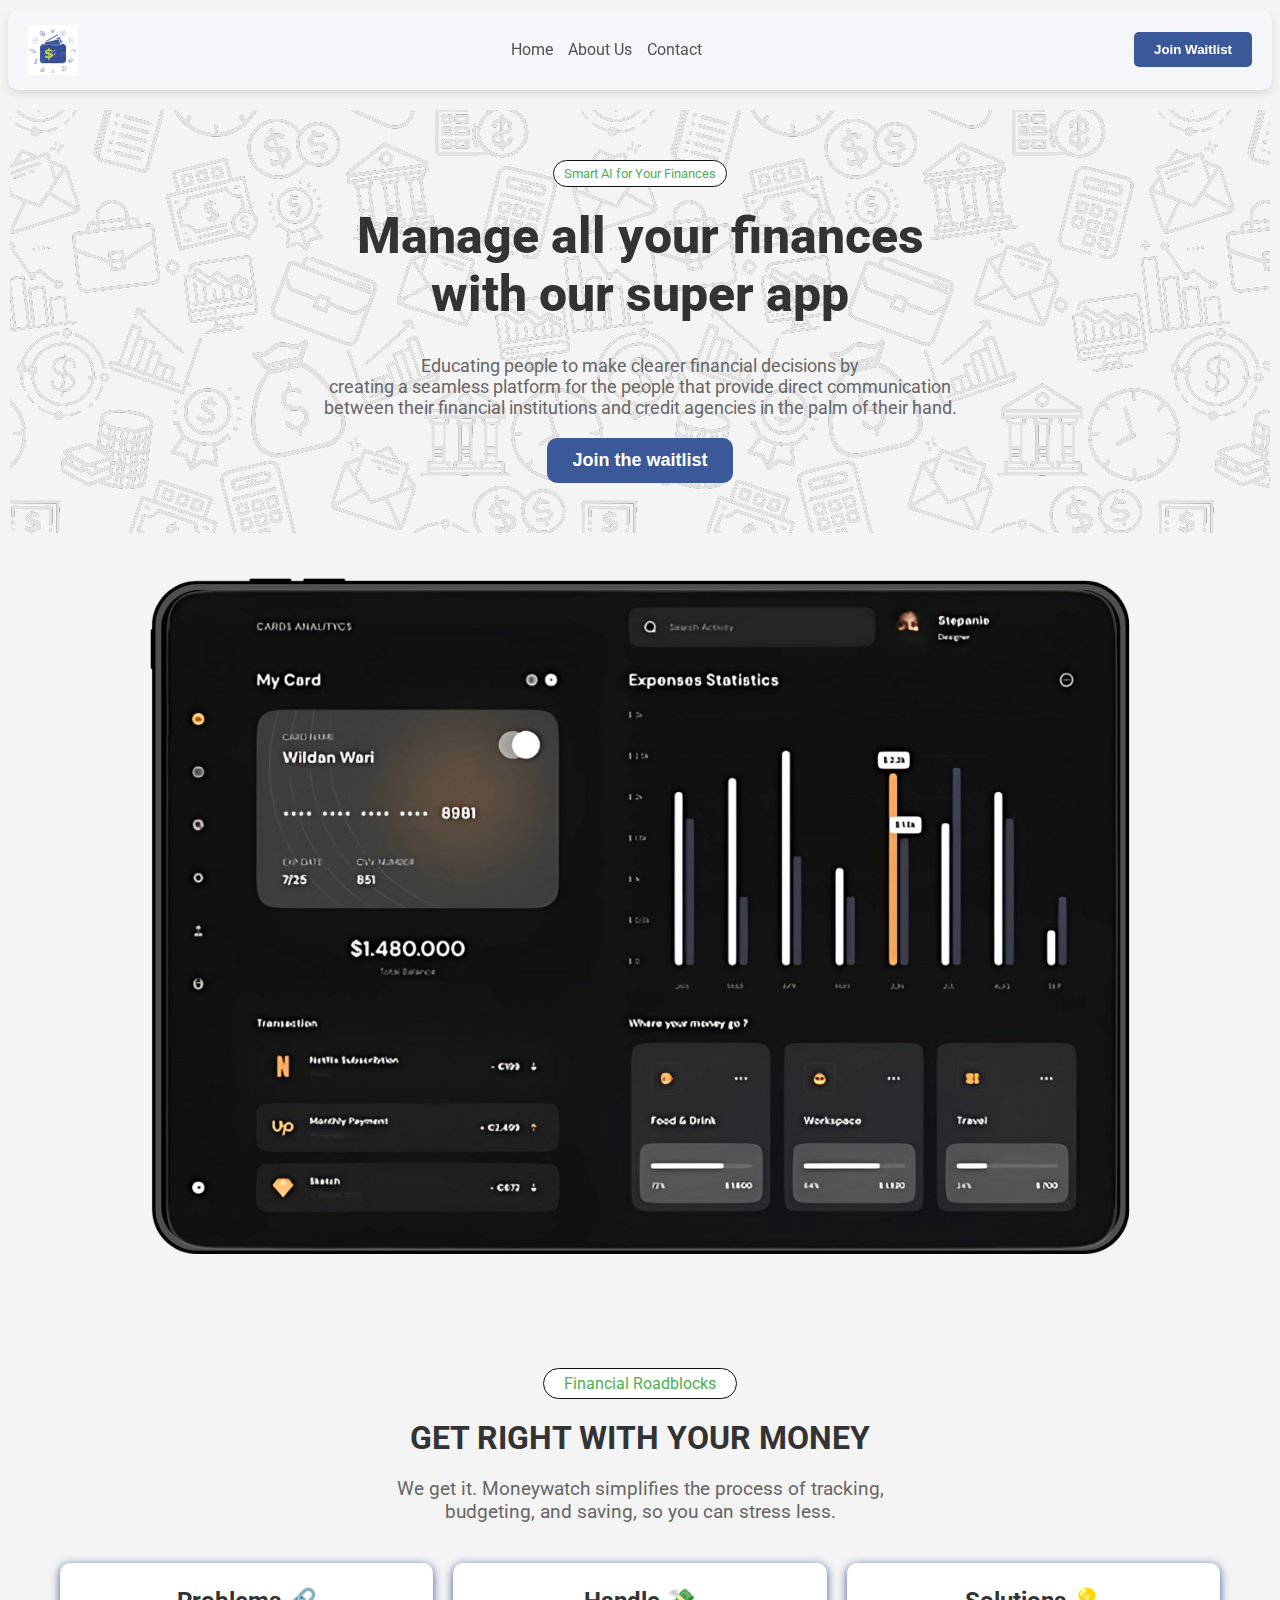
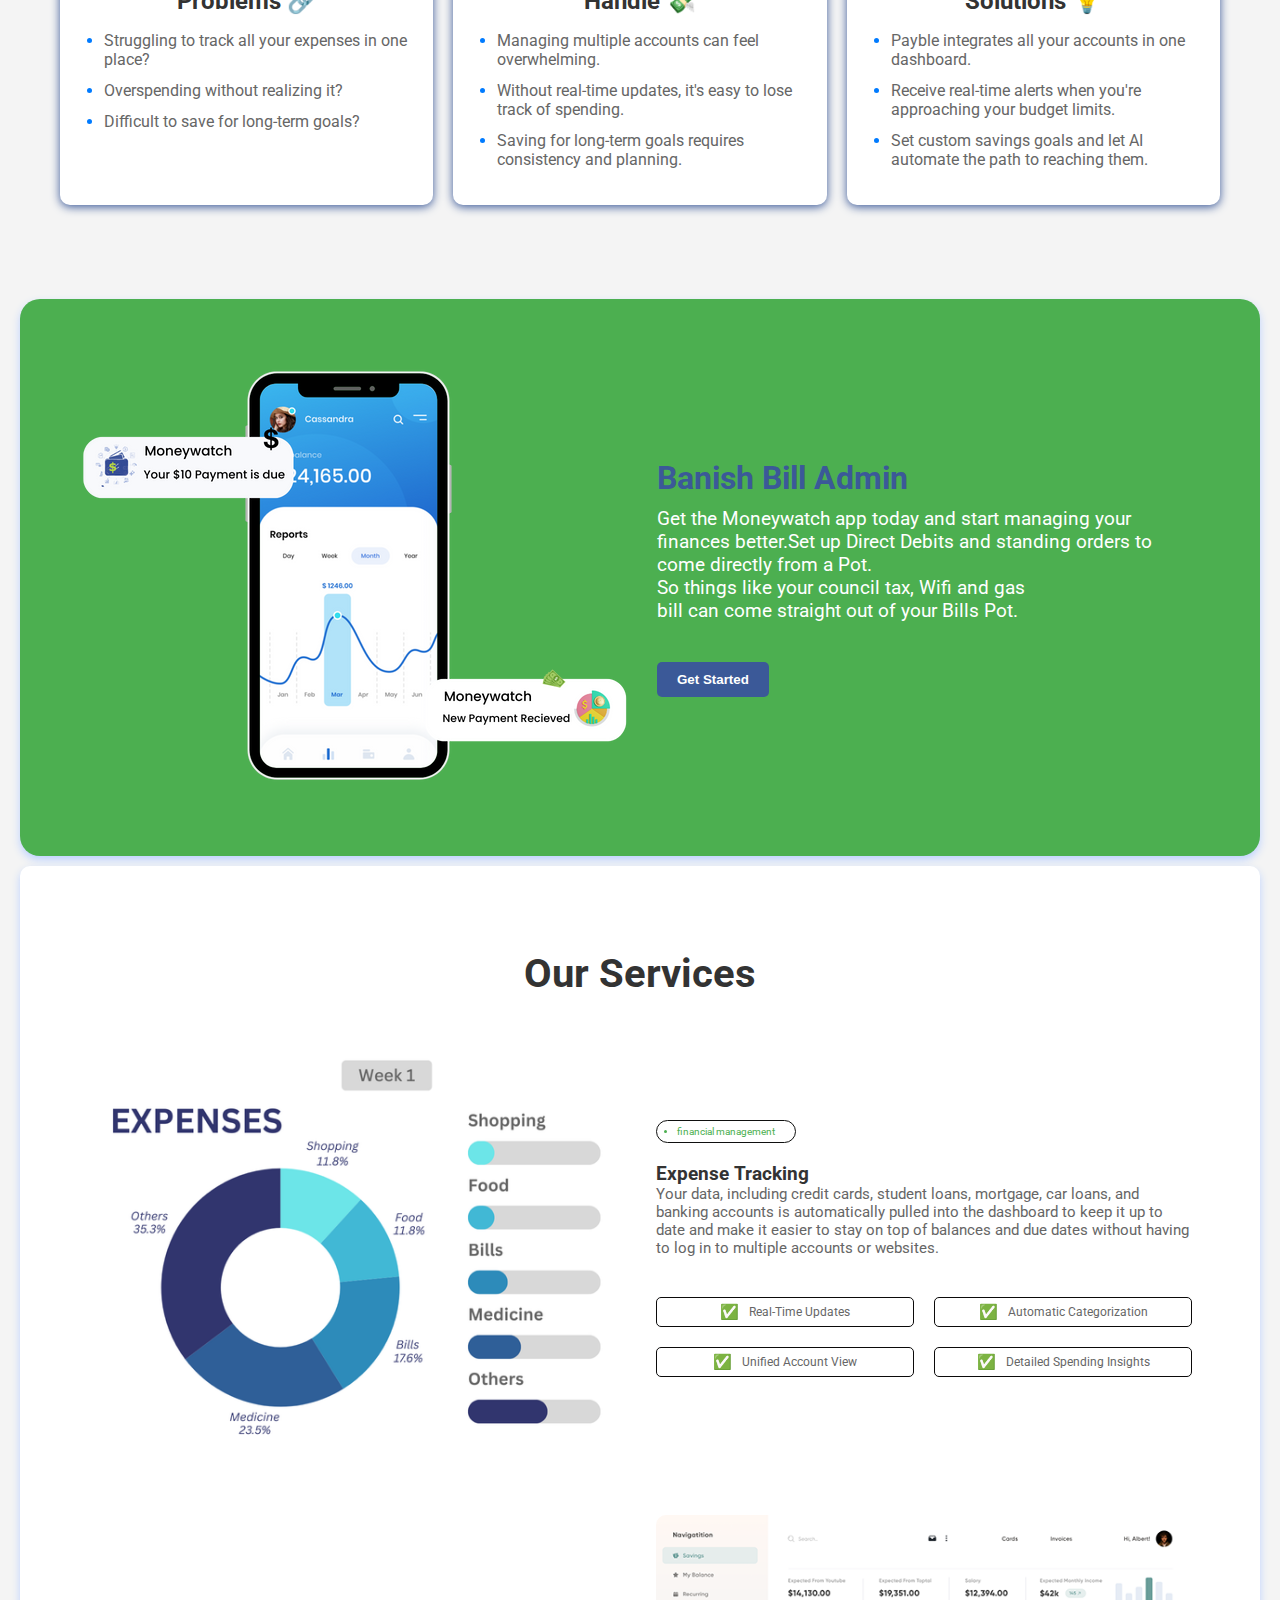
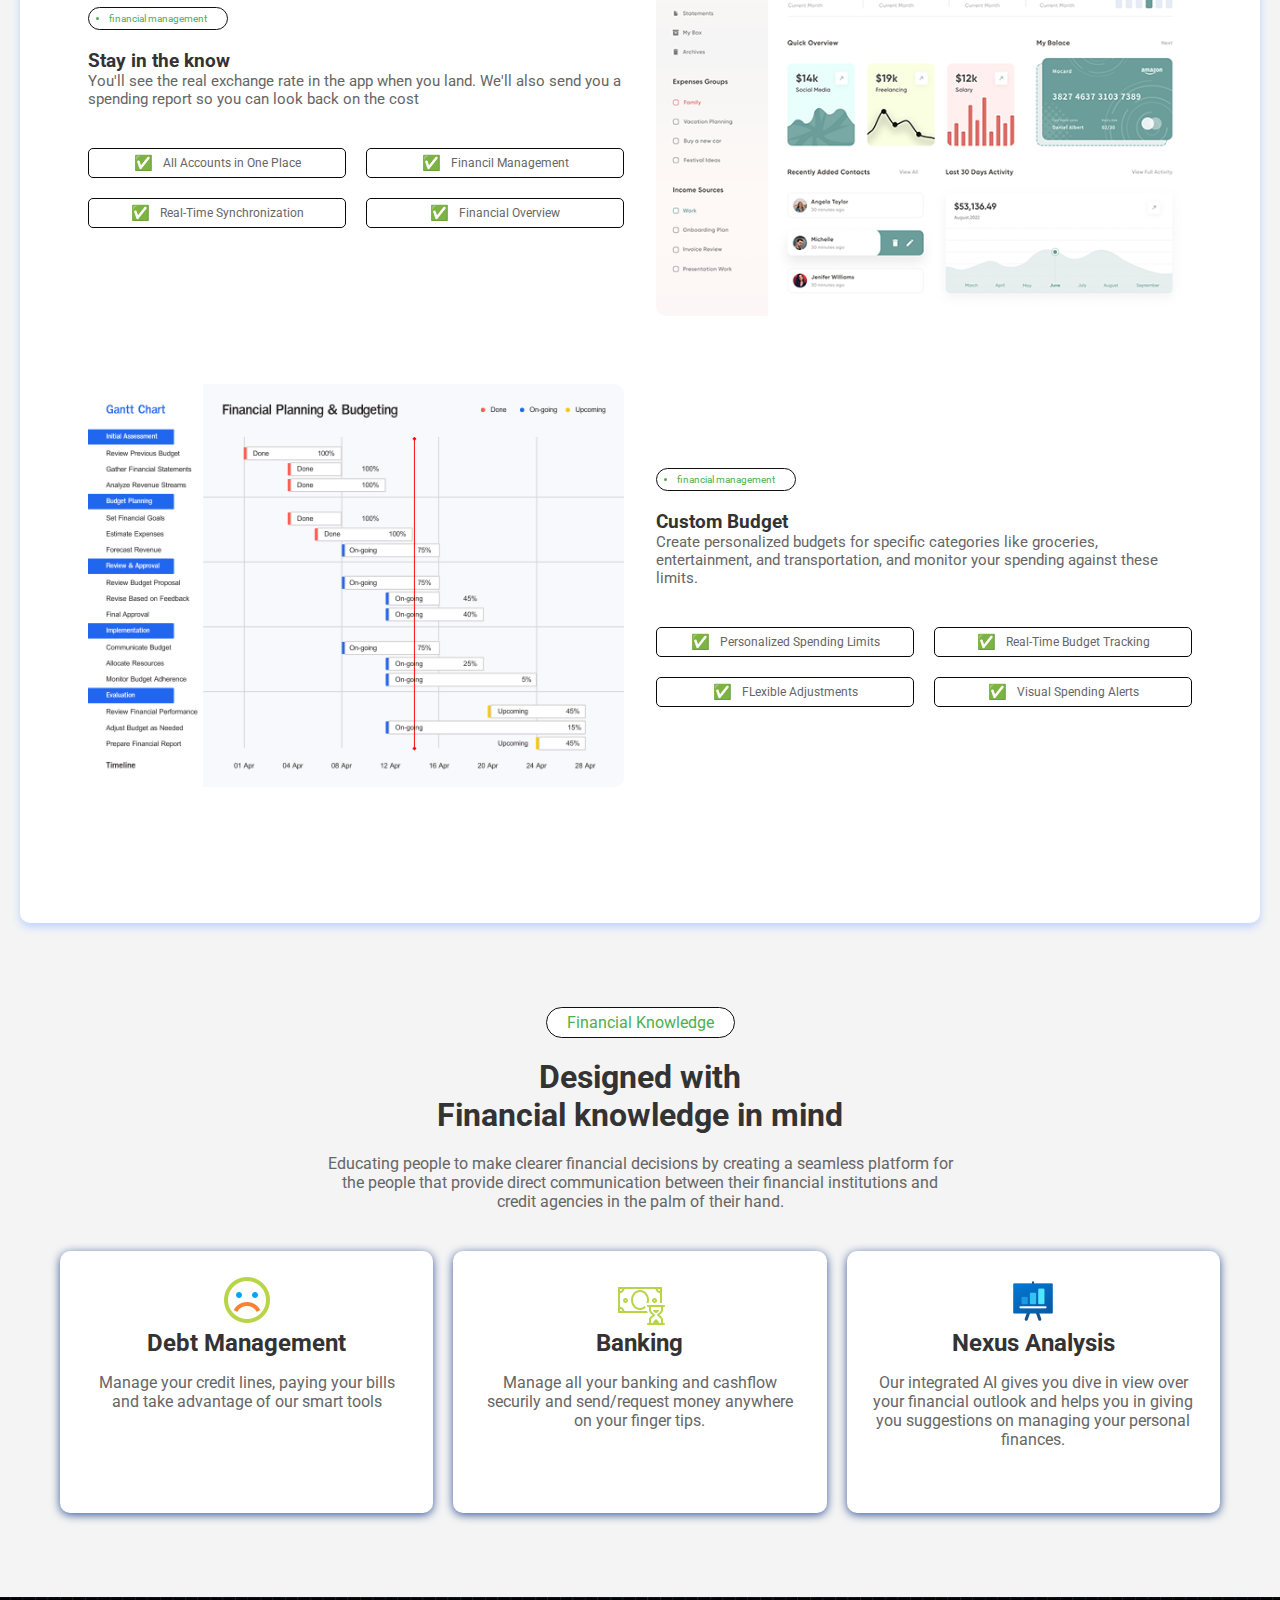
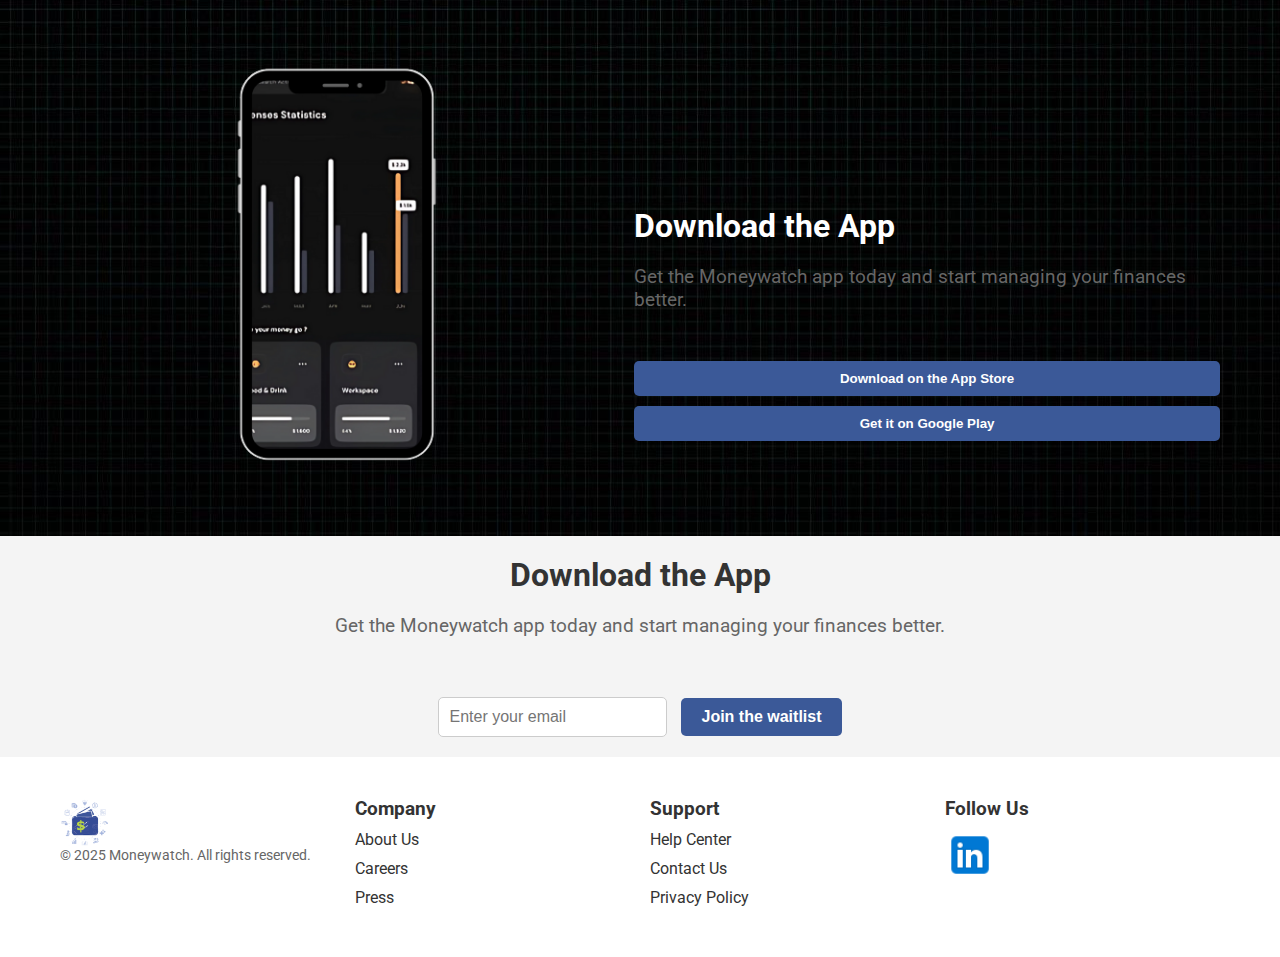
<file: index.html>
<!DOCTYPE html>
<html lang="en">
<head>
    <meta charset="UTF-8">
    <meta name="viewport" content="width=device-width, initial-scale=1.0">
    <title>Moneywatch</title>
    <link rel="stylesheet" href="styles.css">
    <link rel="icon" href="/images/mw-logo-small.png" type="image/x-icon">
    <link href="https://fonts.googleapis.com/css2?family=Roboto:wght@400;500;700&display=swap" rel="stylesheet">
</head>
<body>
    <header>
        <img src="/images/mw-logo-small.png" alt="Logo" width="50">
        <nav class="navbar">
            <a href="#">Home</a>
            <a href="about-us.html">About Us</a>
            <a href="contact.html">Contact</a>
        </nav>
        <button class="btn" onclick="location.href='contact.html'">Join Waitlist</button>
        <div class="hamburger">
            <span></span>
            <span></span>
            <span></span>
        </div>
    </header>
    
    <section class="hero">
        <div class="badge">Smart AI for Your Finances</div>
        <h1><span class="typing-effect">Manage all your finances <br>with our super app</span></h1>
        <p>Educating people to make clearer financial decisions by<br> creating a seamless platform for the people that provide direct communication<br> between their financial institutions and credit agencies in the palm of their hand.</p>
        <button class="btn btn-cta" onclick="location.href='contact.html'">Join the waitlist</button>
    </section>

    <section class="hero-image">
        <div>
            <img src="/images/finance-dashboard-removebg-preview.png" alt="Hero Image" class="hero-img" width="1100px">
        </div>
    </section>
    
    <section class="financial-roadblocks">
        <div class="container">
          <span class="badge">Financial Roadblocks</span>
          <h2>GET RIGHT WITH YOUR MONEY</h2>
          <p>We get it. Moneywatch simplifies the process of tracking,<br> budgeting, and saving, so you can stress less.</p>
          <div class="grid">
            <div class="card">
                <h3>Problems 🔗</h3>
                <ul>
                    <li>Struggling to track all your expenses in one place?</li>
                    <li>Overspending without realizing it?</li>
                    <li>Difficult to save for long-term goals?</li>
                </ul>
            </div>
            
            <div class="card">
                <h3>Handle 💸</h3>
                <ul>
                    <li>Managing multiple accounts can feel overwhelming.</li>
                    <li>Without real-time updates, it's easy to lose track of spending.</li>
                    <li>Saving for long-term goals requires consistency and planning.</li>
                </ul>
            </div>
            
            <div class="card">
                <h3>Solutions 💡</h3>
                <ul>
                    <li>Payble integrates all your accounts in one dashboard.</li>
                    <li>Receive real-time alerts when you're approaching your budget limits.</li>
                    <li>Set custom savings goals and let AI automate the path to reaching them.</li>
                </ul>
            </div>
        </div>
        </div>
    </section>
    
    <section class="downloadApps">
        <div class="container">
            <div class="downloadApp-grid">
                <div class="downloadApp-image">
                    <img src="/images/Heading.png" alt="Download App">
                </div>
                <div class="downloadApps-buttons">
                    <div class="downloadApps-text">
                        <h1 style="text-align: left; color: #3b5998;">Banish Bill Admin</h1>
                        <p style="text-align: left; padding-top: 10px; color: #fff;">Get the Moneywatch app today and start managing your<br>
                             finances better.Set up Direct 
                             Debits and standing orders to <br>
                             come directly from a Pot.<br>
                             So things like your council tax, Wifi and gas<br>
                              bill can come straight out of your Bills Pot.</p>
                    </div>
                    <button class="btn btn-download" onclick="location.href='contact.html'" >Get Started</button>
                </div>
            </div>
        </div>
    </section>

    <section class="services">
        <div class="container">
            <h2>Our Services</h2>
            <div class="service">
                <div class="service-text">
                    <div class="badge" style="font-size: 10px;"><li>financial management</li></div>
                    <h3>Expense Tracking</h3>
                    <p>Your data, including credit cards, student loans, mortgage, car loans,
                        and banking accounts is automatically pulled into the dashboard to
                        keep it up to date and make it easier to stay on top of balances 
                        and due dates without having to log in to multiple accounts
                        or websites.</p>
                        <div class="feature-grid">
                            <div class="feature-item">
                                <span class="check-icon">&#9989;</span>
                                <p>Real-Time Updates</p>
                            </div>
                            <div class="feature-item">
                                <span class="check-icon">&#9989;</span>
                                <p>Automatic Categorization</p>
                            </div>
                            <div class="feature-item">
                                <span class="check-icon">&#9989;</span>
                                <p>Unified Account View</p>
                            </div>
                            <div class="feature-item">
                                <span class="check-icon">&#9989;</span>
                                <p>Detailed Spending Insights</p>
                            </div>
                        </div>
                </div>
                <div class="service-image">
                    <img src="/images/expenses.png" alt="Service One">
                </div>
            </div>
            <div class="service">
                <div class="service-text">
                    <div class="badge" style="font-size: 10px;"><li>financial management</li></div>
                    <h3>Stay in the know</h3>
                    <p>You'll see the real exchange rate in the app when you land.
                         We'll also send you a spending report so you can look back on the cost</p>
                        <div class="feature-grid">
                            <div class="feature-item">
                                <span class="check-icon">&#9989;</span>
                                <p>All Accounts in One Place</p>
                            </div>
                            <div class="feature-item">
                                <span class="check-icon">&#9989;</span>
                                <p>Financil Management</p>
                            </div>
                            <div class="feature-item">
                                <span class="check-icon">&#9989;</span>
                                <p>Real-Time Synchronization</p>
                            </div>
                            <div class="feature-item">
                                <span class="check-icon">&#9989;</span>
                                <p>Financial Overview</p>
                            </div>
                        </div>
                </div>
                <div class="service-image">
                    <img src="/images/dash.png" alt="Service One">
                </div>
            </div>
            <div class="service">
                <div class="service-text">
                    <div class="badge" style="font-size: 10px;"><li>financial management</li></div>
                    <h3>Custom Budget</h3>
                    <p>Create personalized budgets for specific categories
                         like groceries, entertainment, and transportation,
                          and monitor your spending against these limits.</p>
                        <div class="feature-grid">
                            <div class="feature-item">
                                <span class="check-icon">&#9989;</span>
                                <p>Personalized Spending Limits</p>
                            </div>
                            <div class="feature-item">
                                <span class="check-icon">&#9989;</span>
                                <p>Real-Time Budget Tracking</p>
                            </div>
                            <div class="feature-item">
                                <span class="check-icon">&#9989;</span>
                                <p>FLexible Adjustments</p>
                            </div>
                            <div class="feature-item">
                                <span class="check-icon">&#9989;</span>
                                <p>Visual Spending Alerts</p>
                            </div>
                        </div>
                </div>
                <div class="service-image">
                    <img src="/images/custom-budget.png" alt="Service One">
                </div>
            </div>
        </div>
    </section>
    <section class="financial-roadblocks">
        <div class="container">
          <span class="badge">Financial Knowledge</span>
            <h2>Designed with <br>Financial knowledge in mind</h2>
          <p style="font-size: 16px;">Educating people to make clearer financial decisions by creating a seamless platform for <br>
            the people that provide direct communication between their financial institutions and<br>
             credit agencies in the palm of their hand.</p>
          <div class="grid">
            <div class="card">
                <img src="/images/icons8-sad-50.png">
                <h3> Debt Management</h3>
                <p>
                    Manage your credit lines, paying your bills and take advantage of our smart tools
                </p>
            </div>
            
            <div class="card">
                <img src="/images/icons8-banking-50.png">
                <h3>Banking</h3>
                <p>
                    Manage all your banking and cashflow 
                    securily and send/request money anywhere on your finger tips.
                </p>
            </div>
            
            <div class="card">
                <img src="/images/icons8-analytics-50.png">
                <h3>Nexus Analysis</h3>
                <p>
                    Our integrated AI gives you dive in view over your 
                    financial outlook and helps you in giving 
                    you suggestions on managing your personal finances.
                </p>
            </div>
        </div>
        </div>
    </section>
    <section class="downloadApp">
        <div class="container">
            <div class="downloadApp-grid">
                <div class="downloadApp-image">
                    <img src="/images/download-app.png" alt="Download App">
                </div>
                <div class="downloadApp-buttons">
                    <div class="downloadApp-text">
                        <h2 style="text-align: left;">Download the App</h2>
                        <p style="text-align: left;">Get the Moneywatch app today and start managing your finances better.</p>
                    </div>
                    <button class="btn btn-download" onclick="location.href='contact.html'">Download on the App Store</button>
                    <button class="btn btn-download" onclick="location.href='contact.html'">Get it on Google Play</button>
                </div>
            </div>
        </div>
    </section>

    <section class="footer-cta">
        <div class="cta-text">
            <h2 style="text-align: center;">Download the App</h2>
            <p style="text-align: center;">Get the Moneywatch app today and start managing your finances better.</p>
        </div>
        <form class="cta-form" action="/submit-email" method="POST" style="text-align: center;">
            <input type="email" name="email" placeholder="Enter your email" required>
            <button type="submit" class="btn btn-join" onclick="location.href='contact.html'">Join the waitlist</button>
        </form>
    </section>

    <footer class="footer">
        <div class="container">
            <div class="footer-grid">
                <div class="footer-column">
                    <img src="images/mw-logo-small.png" alt="Moneywatch Logo" width="50">
                    <p>© 2025 Moneywatch. All rights reserved.</p>
                </div>
                <div class="footer-column">
                    <h3>Company</h3>
                    <ul>
                        <li><a href="#">About Us</a></li>
                        <li><a href="#">Careers</a></li>
                        <li><a href="#">Press</a></li>
                    </ul>
                </div>
                <div class="footer-column">
                    <h3>Support</h3>
                    <ul>
                        <li><a href="#">Help Center</a></li>
                        <li><a href="#">Contact Us</a></li>
                        <li><a href="#">Privacy Policy</a></li>
                    </ul>
                </div>
                <div class="footer-column">
                    <h3>Follow Us</h3>
                    <ul class="social-links">
                        <li><a href="https://www.linkedin.com/in/msclegacycorp/"><img src="/images/linkedinicon.png" alt="LinkedIn" width="50"></a></li>
                    </ul>
                </div>
            </div>
        </div>
    </footer>

    <script>
        document.addEventListener('DOMContentLoaded', function() {
            const hamburger = document.querySelector('.hamburger');
            const navbar = document.querySelector('.navbar');

            hamburger.addEventListener('click', function() {
                navbar.classList.toggle('active');
            });
        });
    </script>
</body>
</html>
</file>
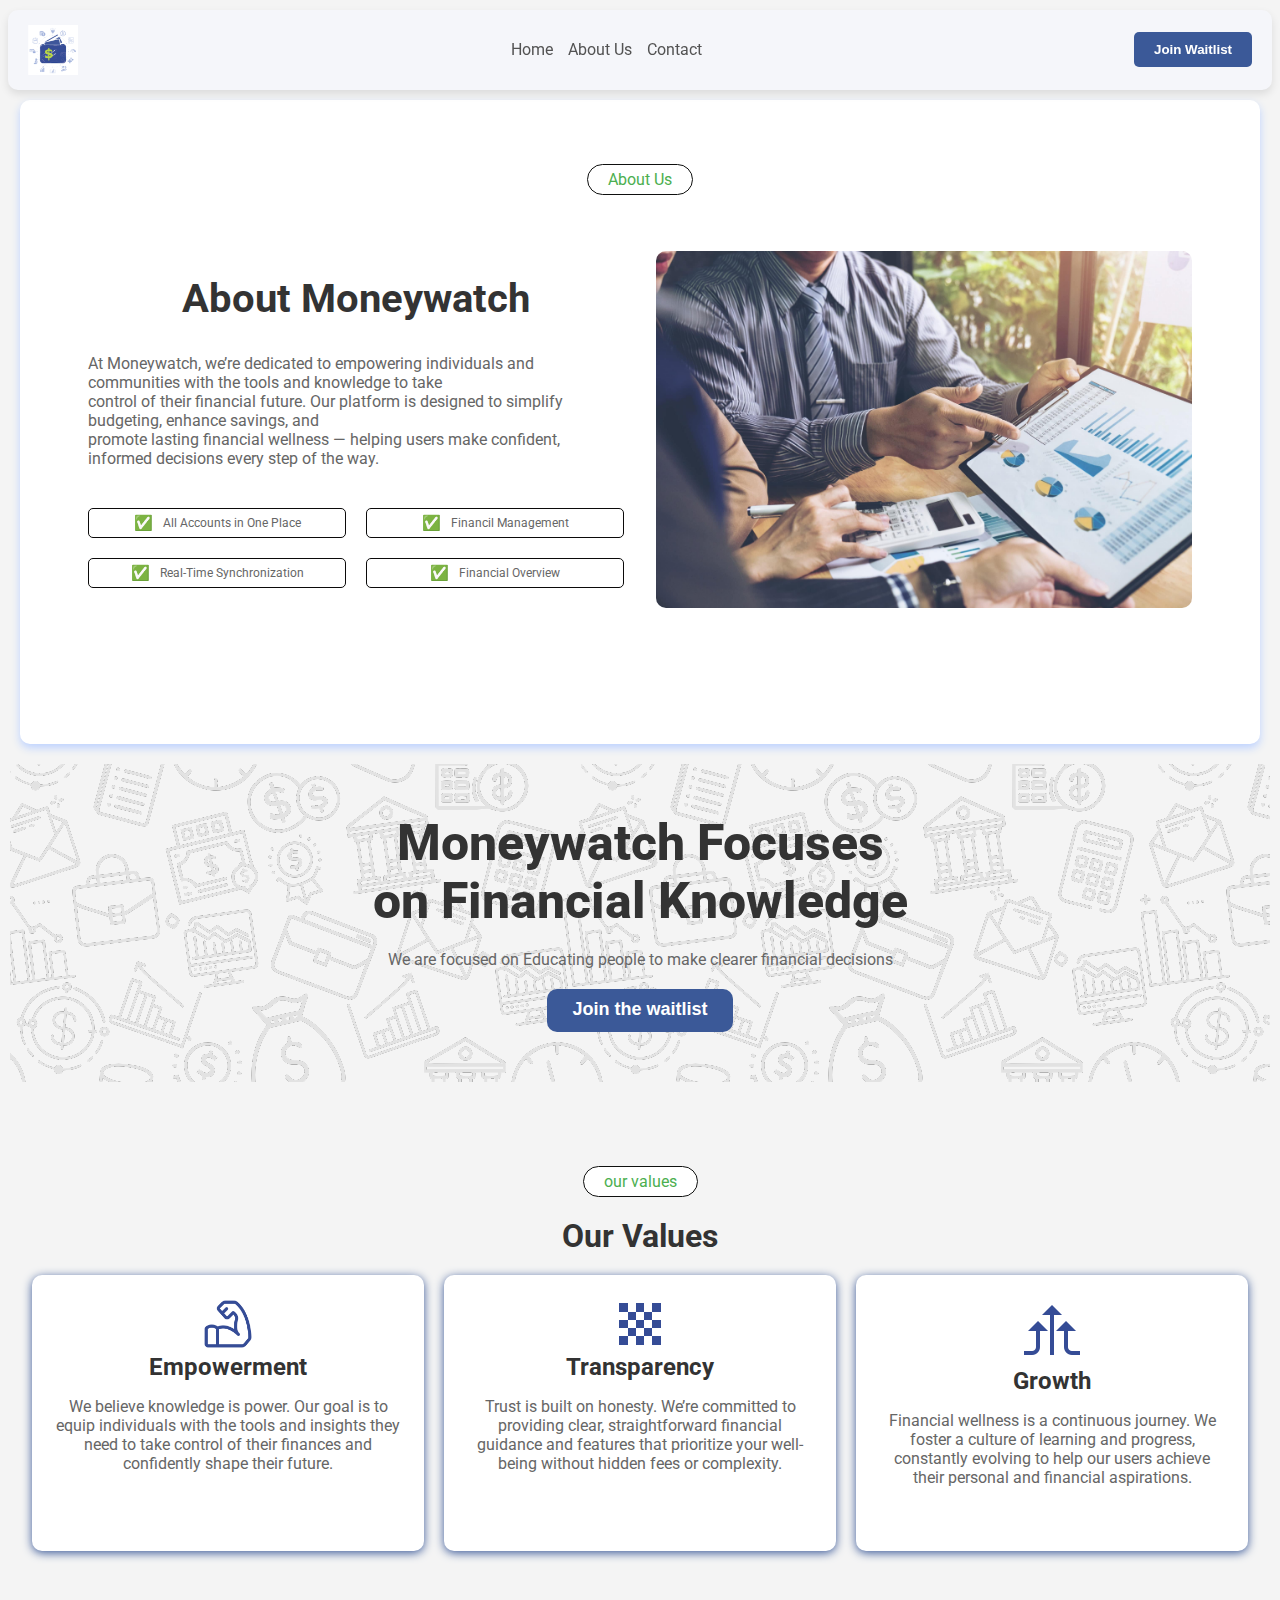
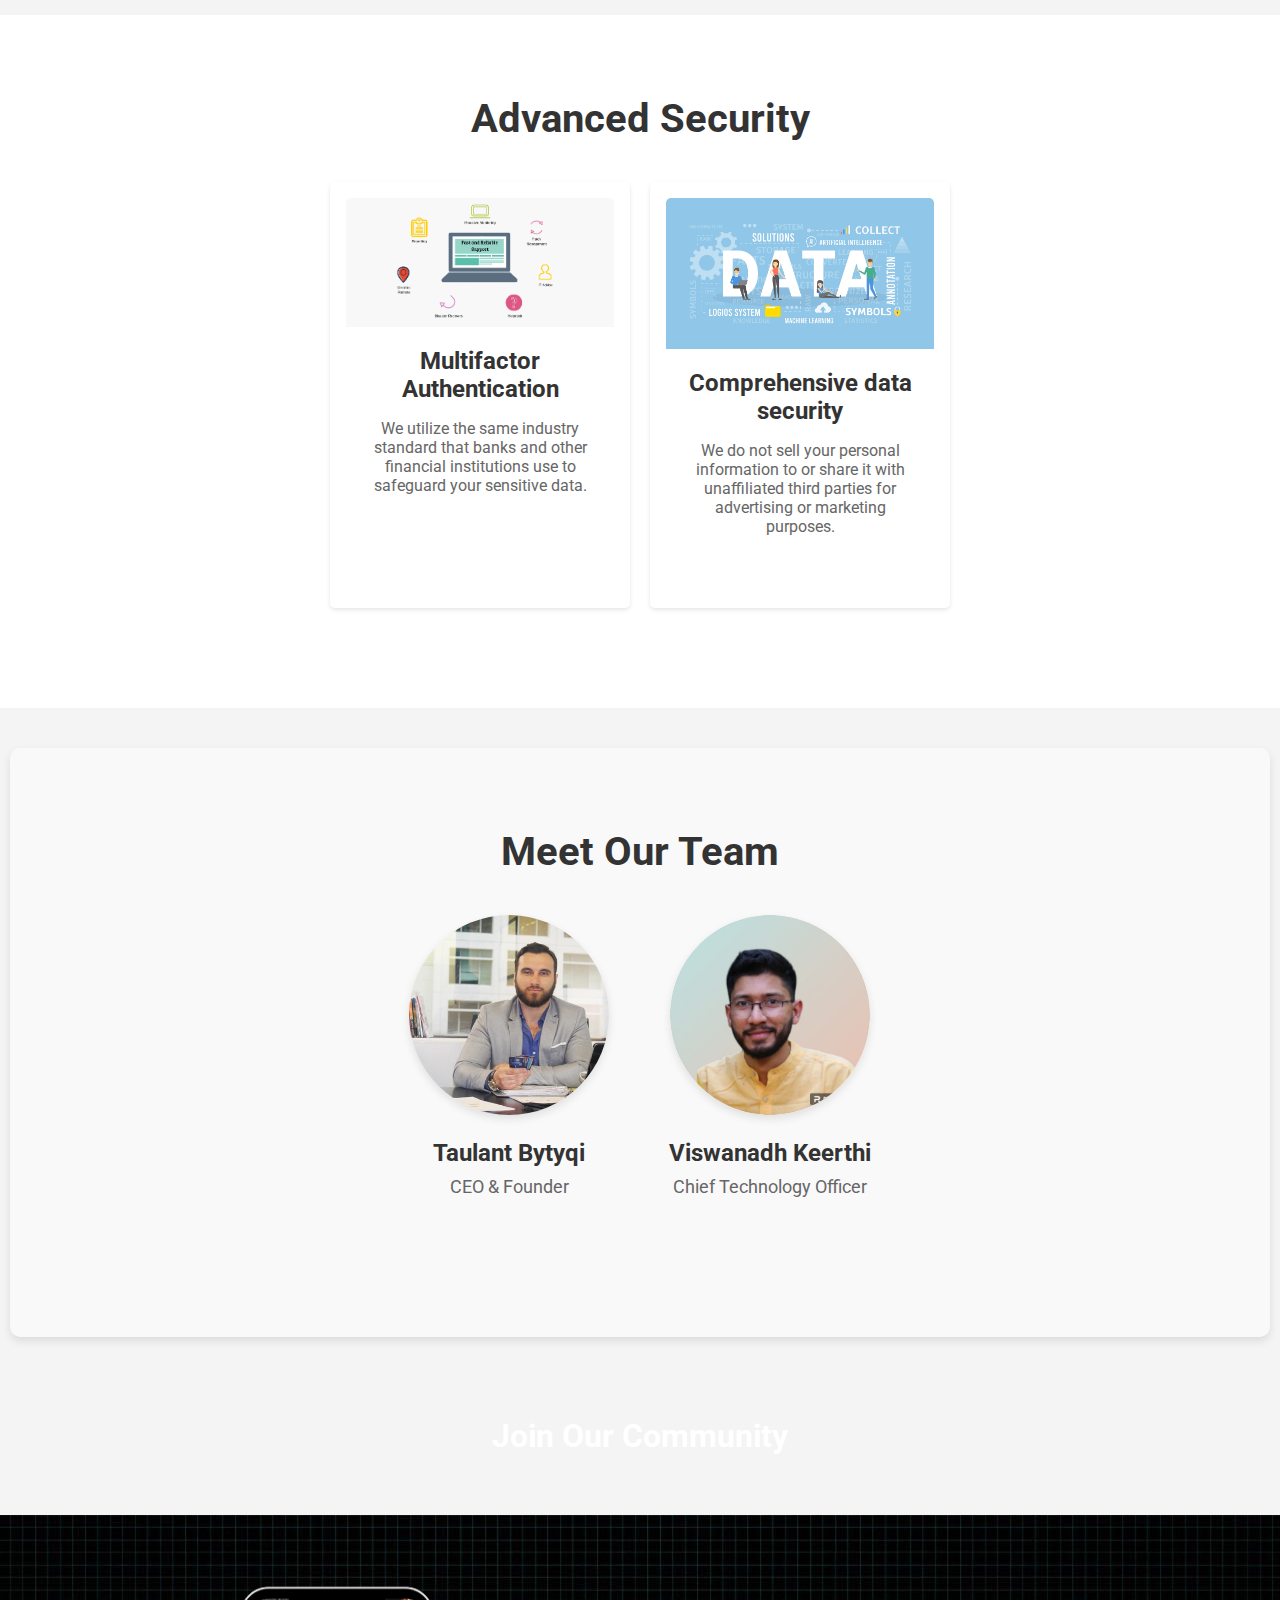
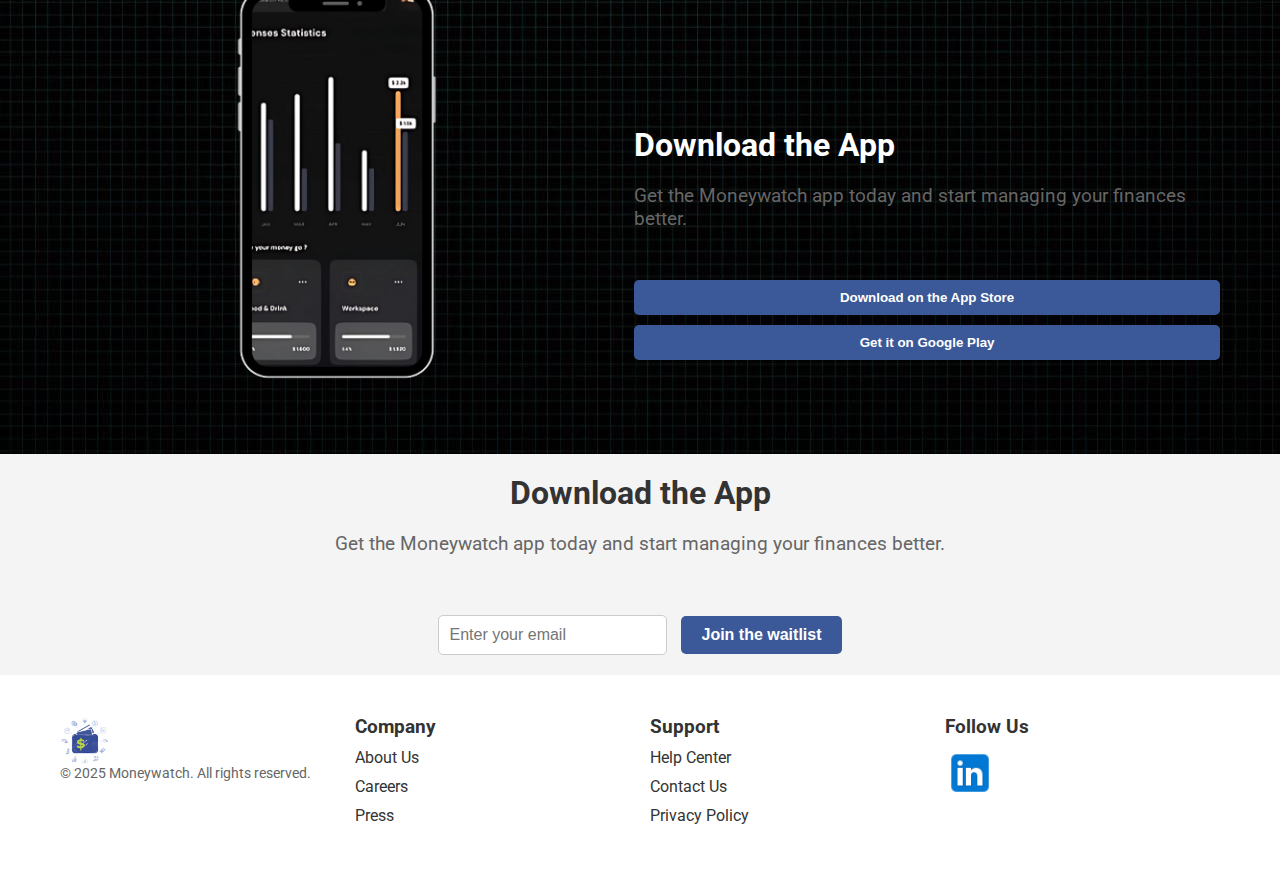
<file: about-us.html>
<!DOCTYPE html>
<html lang="en">
<head>
    <meta charset="UTF-8">
    <meta name="viewport" content="width=device-width, initial-scale=1.0">
    <title>Moneywatch</title>
    <link rel="stylesheet" href="styles.css">
    <link href="https://fonts.googleapis.com/css2?family=Roboto:wght@400;500;700&display=swap" rel="stylesheet">
</head>
<body>
    <header>
        <img src="/images/mw-logo-small.png" alt="Logo" width="50">
        <nav class="navbar">
            <a href="index.html">Home</a>
            <a href="about-us.html">About Us</a>
            <a href="contact.html">Contact</a>
        </nav>
        <button class="btn" onclick="location.href='contact.html'">Join Waitlist</button>
        <div class="hamburger">
            <span></span>
            <span></span>
            <span></span>
        </div>
    </header>
    
    <section class="services">
        <div class="badge">About Us</div>
        <div class="container">
            <div class="service">
                <div class="service-text">
                    <h2>About Moneywatch</h2>
                    <p style="font-size: 16px;">At Moneywatch, we’re dedicated to
                        empowering individuals and communities 
                        with the tools and knowledge to take<br> control 
                        of their financial future. Our platform is designed to
                        simplify budgeting, enhance savings, and <br>promote lasting financial wellness — helping users make confident, informed decisions every step of the way.
                        </p>
                        <div class="feature-grid">
                            <div class="feature-item">
                                <span class="check-icon">&#9989;</span>
                                <p>All Accounts in One Place</p>
                            </div>
                            <div class="feature-item">
                                <span class="check-icon">&#9989;</span>
                                <p>Financil Management</p>
                            </div>
                            <div class="feature-item">
                                <span class="check-icon">&#9989;</span>
                                <p>Real-Time Synchronization</p>
                            </div>
                            <div class="feature-item">
                                <span class="check-icon">&#9989;</span>
                                <p>Financial Overview</p>
                            </div>
                        </div>
                </div>
                <div class="service-image">
                    <img src="/images/finance.jpg" alt="about-us">
                </div>
            </div>
        </div>
    </section>
    <section class="hero">
        <h1>Moneywatch Focuses <br>on Financial Knowledge</h1>
        <p style="font-size: 16px;">
            We are focused on Educating people to make clearer financial decisions
        </p>
        <button class="btn btn-cta" style="padding-top: 10px;" onclick="location.href='contact.html'">Join the waitlist</button>
    </section>
    
    <section class="financial-roadblocks">
        <span class="badge">our values</span>
        <h2>Our Values</h2>
          <div class="grid">
            <div class="card">
                <img src="/images/icons8-strenght-96.png" width="50px" height="50px">
                <h3> Empowerment</h3>
                <p>
                    We believe knowledge is power. Our goal is to equip individuals with the
                    tools and insights they need to take control of their finances and confidently shape their future.                </p>
            </div>
            
            <div class="card">
                <img src="/images/icons8-transparency-50.png">
                <h3>Transparency</h3>
                <p>
                    Trust is built on honesty. We’re committed to providing clear, straightforward financial
                     guidance and features that prioritize your well-being without hidden fees or complexity.
                </p>
            </div>
            
            <div class="card">
                <img src="/images/icons8-growth-64.png">
                <h3>Growth</h3>
                <p>
                    Financial wellness is a continuous journey. We foster a culture of learning 
                    and progress, constantly evolving to help our users achieve their personal and financial aspirations.
                </p>
            </div>
        </div>
    </section>

    <section class="new-card-section">
        <div class="container">
<h2>Advanced Security</h2>
            <div class="card-grid" style="display: flex;">
                <div class="card">
                    <img src="/images/Website-Fast-and-Reliable-Support-background-f8f8f8.png" alt="Card Image 1" class="card-image">
                    <div class="card-content">
                        <h3>Multifactor Authentication</h3>
                        <p>We utilize the same industry standard that banks
                             and other financial institutions use to safeguard your sensitive data.</p>
                    </div>
                </div>
                <div class="card">
                    <img src="/images/ai.jpg" alt="Card Image 2" class="card-image">
                    <div class="card-content">
                        <h3>Comprehensive data security</h3>
                        <p>We do not sell your personal information to or 
                            share it with unaffiliated third parties for advertising or marketing purposes.</p>
                    </div>
                </div>
            </div>
        </div>
    </section>
    
    <section class="team-section">
    <div class="container">
        <h2>Meet Our Team</h2>
        <div class="team-grid">
            <div class="team-member">
                <img src="/images/taulant.jpeg" alt="Team Member 1" class="team-image">
                <h3>Taulant Bytyqi</h3>
                <p>CEO & Founder</p>
            </div>
            <div class="team-member">
                <img src="/images/vk.jpg" alt="Team Member 2" class="team-image">
                <h3>Viswanadh Keerthi</h3>
                <p>Chief Technology Officer</p>
            </div>
        </div>
    </div>
</section>

    <section class="image-background-section">
        <div class="overlay">
            <h2>Join Our Community</h2>
        </div>
    </section>

    <section class="downloadApp">
        <div class="container">
            <div class="downloadApp-grid">
                <div class="downloadApp-image">
                    <img src="/images/download-app.png" alt="Download App">
                </div>
                <div class="downloadApp-buttons">
                    <div class="downloadApp-text">
                        <h2 style="text-align: left;">Download the App</h2>
                        <p style="text-align: left;">Get the Moneywatch app today and start managing your finances better.</p>
                    </div>
                    <button class="btn btn-download" onclick="location.href='contact.html'">Download on the App Store</button>
                    <button class="btn btn-download" onclick="location.href='contact.html'">Get it on Google Play</button>
                </div>
            </div>
        </div>
    </section>

    <section class="footer-cta">
        <div class="cta-text">
            <h2 style="text-align: center;">Download the App</h2>
            <p style="text-align: center;">Get the Moneywatch app today and start managing your finances better.</p>
        </div>
        <form class="cta-form" action="/submit-email" method="POST" style="text-align: center;">
            <input type="email" name="email" placeholder="Enter your email" required>
            <button type="submit" class="btn btn-join" onclick="location.href='contact.html'">Join the waitlist</button>
        </form>
    </section>

    <footer class="footer">
        <div class="container">
            <div class="footer-grid">
                <div class="footer-column">
                    <img src="images/mw-logo-small.png" alt="Moneywatch Logo" width="50">
                    <p>© 2025 Moneywatch. All rights reserved.</p>
                </div>
                <div class="footer-column">
                    <h3>Company</h3>
                    <ul>
                        <li><a href="about-us.html">About Us</a></li>
                        <li><a href="careers.html">Careers</a></li>
                        <li><a href="press.html">Press</a></li>
                    </ul>
                </div>
                <div class="footer-column">
                    <h3>Support</h3>
                    <ul>
                        <li><a href="help-center.html">Help Center</a></li>
                        <li><a href="contact.html">Contact Us</a></li>
                        <li><a href="privacy-policy.html">Privacy Policy</a></li>
                    </ul>
                </div>
                <div class="footer-column">
                    <h3>Follow Us</h3>
                    <ul class="social-links">
                        <li><a href="https://www.linkedin.com/in/msclegacycorp/"><img src="/images/linkedinicon.png" alt="LinkedIn" width="50"></a></li>
                    </ul>
                </div>
            </div>
        </div>
    </footer>

    <script>
        document.addEventListener('DOMContentLoaded', function() {
            const hamburger = document.querySelector('.hamburger');
            const navbar = document.querySelector('.navbar');

            hamburger.addEventListener('click', function() {
                navbar.classList.toggle('active');
            });
        });
    </script>
</body>
</html>
</file>
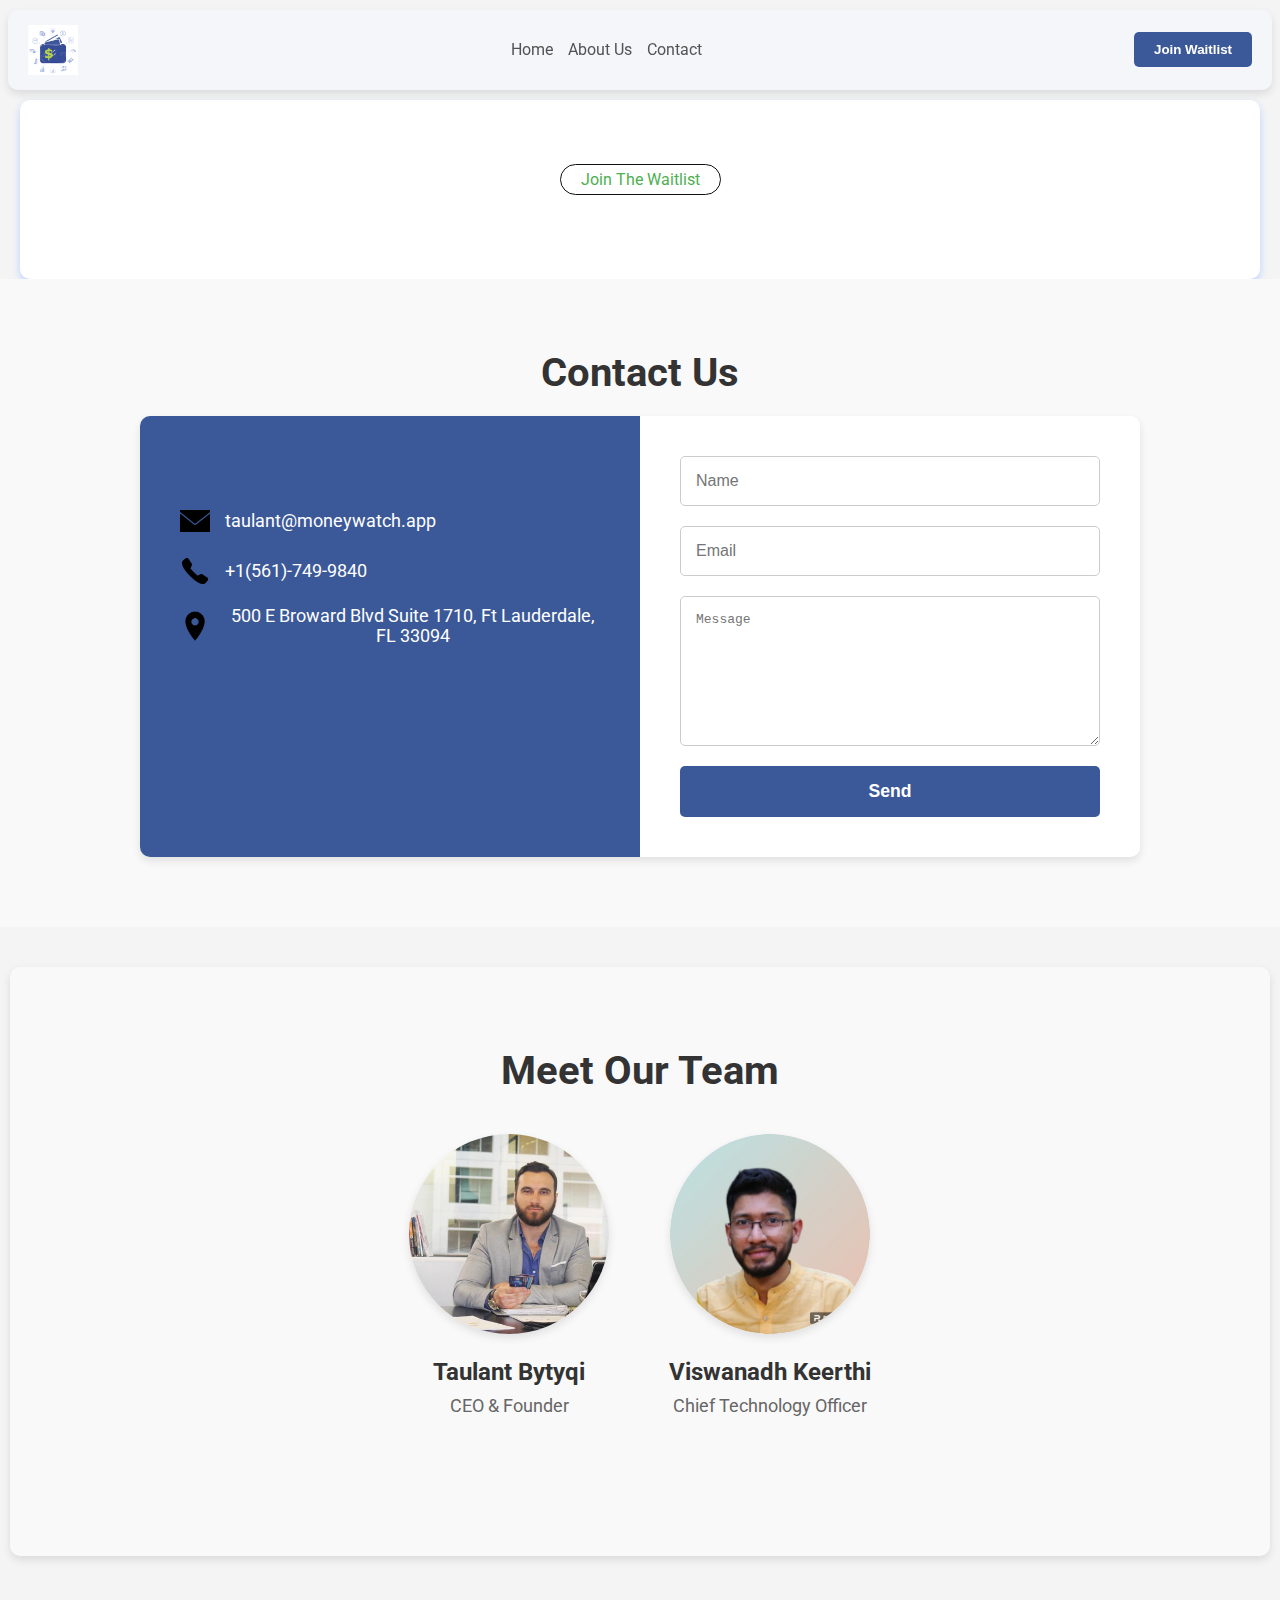
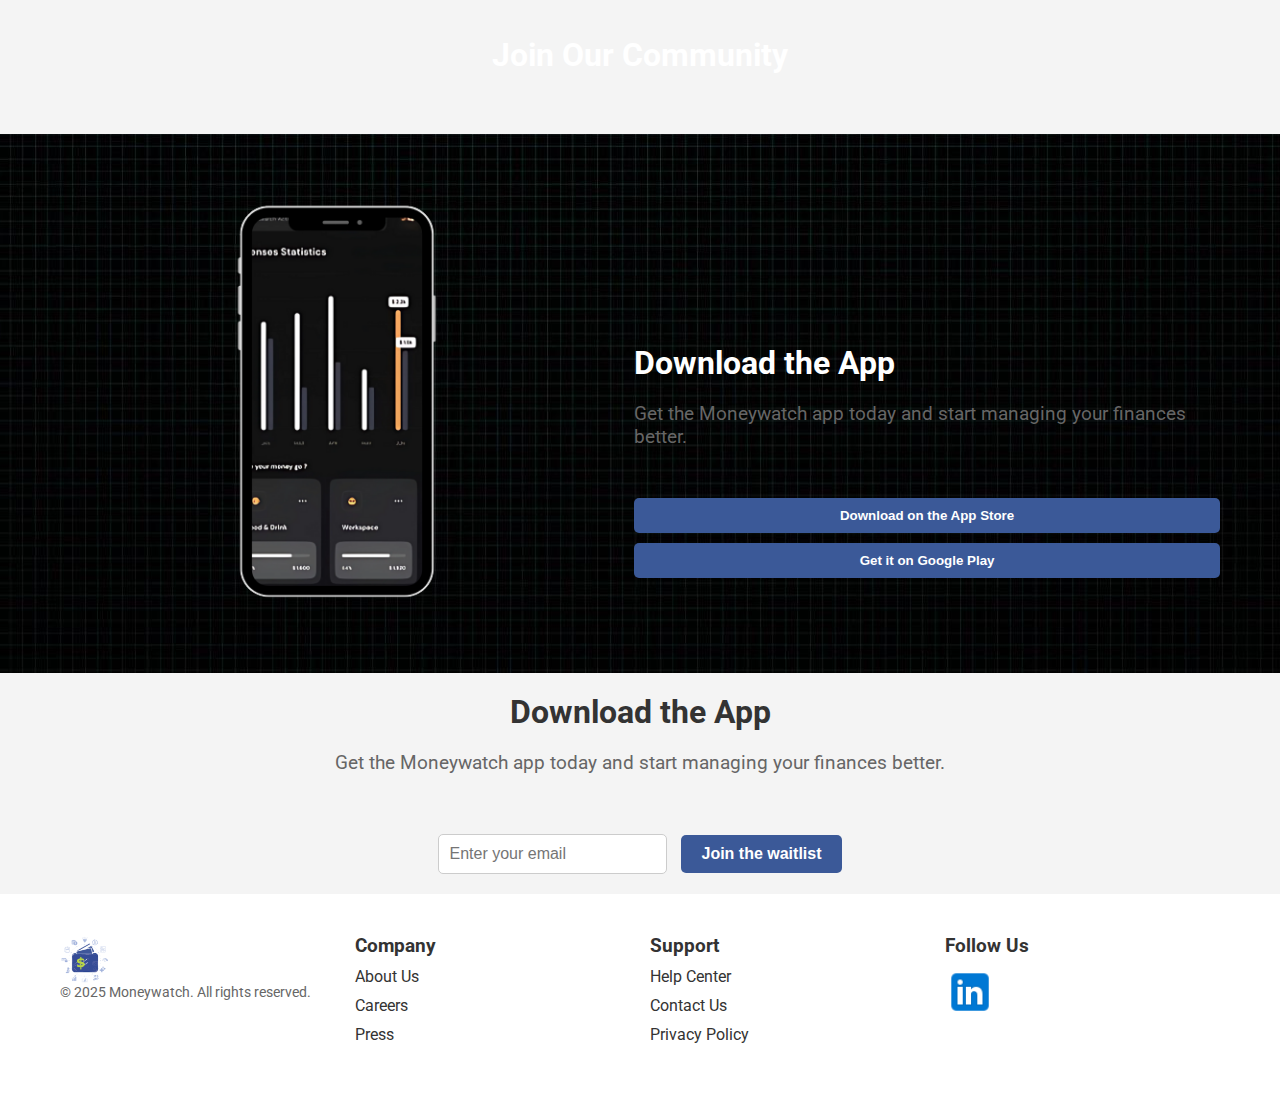
<file: contact.html>
<!DOCTYPE html>
<html lang="en">
<head>
    <meta charset="UTF-8">
    <meta name="viewport" content="width=device-width, initial-scale=1.0">
    <title>Moneywatch</title>
    <link rel="stylesheet" href="styles.css">
    <link href="https://fonts.googleapis.com/css2?family=Roboto:wght@400;500;700&display=swap" rel="stylesheet">
</head>
<body>
    <header>
        <img src="/images/mw-logo-small.png" alt="Logo" width="50">
        <nav class="navbar">
            <a href="index.html">Home</a>
            <a href="about-us.html">About Us</a>
            
            <a href="contact.html">Contact</a>
        </nav>
        <button class="btn">Join Waitlist</button>
        <div class="hamburger">
            <span></span>
            <span></span>
            <span></span>
        </div>
    </header>
    
    <section class="services">
        <div class="badge">Join The Waitlist</div>
    </section>

    <section class="contact">
        <div class="container">
            <h2>Contact Us</h2>
            <div class="contact-content">
                <div class="contact-info">
                    <div class="contact-item">
                        <img src="/images/icons8-email-50.png" alt="Email">
                        <p>taulant@moneywatch.app</p>
                    </div>
                    <div class="contact-item">
                        <img src="/images/icons8-phone-50.png" alt="Phone">
                        <p>+1(561)-749-9840</p>
                    </div>
                    <div class="contact-item">
                        <img src="/images/icons8-location-50.png" alt="Location">
                        <p>500 E Broward Blvd Suite 1710, Ft Lauderdale, FL 33094</p>
                    </div>
                </div>
                <form action="/submit-contact" method="POST" class="contact-form">
                    <input type="text" name="name" placeholder="Name" required>
                    <input type="email" name="email" placeholder="Email" required>
                    <textarea name="message" placeholder="Message" required></textarea>
                    <button type="submit" class="btn">Send</button>
                </form>
            </div>
        </div>
    </section>


    
    <section class="team-section">
    <div class="container">
        <h2>Meet Our Team</h2>
        <div class="team-grid">
            <div class="team-member">
                <img src="/images/taulant.jpeg" alt="Team Member 1" class="team-image">
                <h3>Taulant Bytyqi</h3>
                <p>CEO & Founder</p>
            </div>
            <div class="team-member">
                <img src="/images/vk.jpg" alt="Team Member 2" class="team-image">
                <h3>Viswanadh Keerthi</h3>
                <p>Chief Technology Officer</p>
            </div>
        </div>
    </div>
</section>

    <section class="image-background-section">
        <div class="overlay">
            <h2>Join Our Community</h2>
        </div>
    </section>

    <section class="downloadApp">
        <div class="container">
            <div class="downloadApp-grid">
                <div class="downloadApp-image">
                    <img src="/images/download-app.png" alt="Download App">
                </div>
                <div class="downloadApp-buttons">
                    <div class="downloadApp-text">
                        <h2 style="text-align: left;">Download the App</h2>
                        <p style="text-align: left;">Get the Moneywatch app today and start managing your finances better.</p>
                    </div>
                    <button class="btn btn-download">Download on the App Store</button>
                    <button class="btn btn-download">Get it on Google Play</button>
                </div>
            </div>
        </div>
    </section>

    <section class="footer-cta">
        <div class="cta-text">
            <h2 style="text-align: center;">Download the App</h2>
            <p style="text-align: center;">Get the Moneywatch app today and start managing your finances better.</p>
        </div>
        <form class="cta-form" action="/submit-email" method="POST" style="text-align: center;">
            <input type="email" name="email" placeholder="Enter your email" required>
            <button type="submit" class="btn btn-join">Join the waitlist</button>
        </form>
    </section>

    <footer class="footer">
        <div class="container">
            <div class="footer-grid">
                <div class="footer-column">
                    <img src="images/mw-logo-small.png" alt="Moneywatch Logo" width="50">
                    <p>© 2025 Moneywatch. All rights reserved.</p>
                </div>
                <div class="footer-column">
                    <h3>Company</h3>
                    <ul>
                        <li><a href="about-us.html">About Us</a></li>
                        <li><a href="careers.html">Careers</a></li>
                        <li><a href="press.html">Press</a></li>
                    </ul>
                </div>
                <div class="footer-column">
                    <h3>Support</h3>
                    <ul>
                        <li><a href="help-center.html">Help Center</a></li>
                        <li><a href="contact.html">Contact Us</a></li>
                        <li><a href="privacy-policy.html">Privacy Policy</a></li>
                    </ul>
                </div>
                <div class="footer-column">
                    <h3>Follow Us</h3>
                    <ul class="social-links">
                        <li><a href="https://www.linkedin.com/in/msclegacycorp/"><img src="/images/linkedinicon.png" alt="LinkedIn" width="50"></a></li>
                    </ul>
                </div>
            </div>
        </div>
    </footer>

    <script>
        document.addEventListener('DOMContentLoaded', function() {
            const hamburger = document.querySelector('.hamburger');
            const navbar = document.querySelector('.navbar');

            hamburger.addEventListener('click', function() {
                navbar.classList.toggle('active');
            });
        });
    </script>
</body>
</html>
</file>
<file: styles.css>
:root {
    --primary-color: #3b5998;
    --secondary-color: #4caf50;
    --background-color: #f4f4f4;
    --text-color: #333;
    --text-light-color: #666;
    --border-radius: 10px;
    --box-shadow: 0 4px 8px rgba(0, 0, 0, 0.1);
}

* {
    padding: 0;
    margin: 0;
    box-sizing: border-box;
}

/* General styles */
body {
    font-family: 'Roboto', sans-serif;
    background-color: var(--background-color);
    color: var(--text-color);
}

.container {
    max-width: 1200px;
    margin: 0 auto;
    padding: 20px;
}

.grid {
    display: grid;
    grid-template-columns: repeat(auto-fit, minmax(250px, 1fr));
    gap: 20px;
}

.card {
    border-radius: var(--border-radius);
    box-shadow: var(--box-shadow);
    padding: 20px;
    text-align: center;
    transition: transform 0.3s ease;
}

.card:hover {
    transform: translateY(-10px);
}

.card h3 {
    font-size: 1.5em;
    margin-bottom: 10px;
}

.card p {
    font-size: 1em;
    color: var(--text-light-color);
}

.card ul {
    padding: 0;
    list-style: none;
}

.card ul li {
    font-size: 1em;
    color: var(--text-light-color);
    margin-bottom: 10px;
}

.card ul li::marker {
    color: var(--primary-color);
}

.card button {
    background-color: var(--primary-color);
    color: #fff;
    border: none;
    padding: 10px 20px;
    border-radius: var(--border-radius);
    cursor: pointer;
    transition: background-color 0.3s ease;
}

.card button:hover {
    background-color: #0056b3;
}

header {
    display: flex;
    justify-content: space-between;
    align-items: center;
    background: #f5f6fa;
    padding: 15px 20px;
    margin: 10px 8px;
    box-shadow: var(--box-shadow);
    border-radius: var(--border-radius);
    position: -webkit-sticky;
    position: sticky;
    top: 0;
    z-index: 1000;
}

header img {
    height: fit-content;
}

.navbar {
    display: flex;
    gap: 15px;
}

.navbar a {
    text-decoration: none;
    color: #535353;
    font-weight: normal;
}

.navbar a:hover {
    color: var(--primary-color);
}

.btn {
    background: #3b5998;
    color: #fff;
    padding: 10px 20px;
    border: none;
    border-radius: 5px;
    cursor: pointer;
    font-weight: bold;
}

.btn:hover {
    background: #4caf50;
}

.hamburger {
    display: none;
    flex-direction: column;
    cursor: pointer;
    gap: 5px;
}

.hamburger span {
    width: 25px;
    height: 3px;
    background: #333;
}

.hero {
    background: url('/images/hero.png');
    text-align: center;
    padding: 50px 20px;
    margin: 20px 10px;
    border-radius: var(--border-radius);
}

.hero .badge {
    display: inline-block;
    background: #ffffff;
    color: var(--secondary-color);
    border: solid 1px #0f100f;
    padding: 5px 10px;
    border-radius: 20px;
    margin-bottom: 20px;
    font-size: 13px;
    font-weight: normal;
}

.hero h1 {
    font-size: 50px;
    margin-bottom: 20px;
    font-weight: 800;
}

.hero p {
    font-size: 18px;
    margin-bottom: 20px;
    color: var(--text-light-color);
}

.btn-cta {
    background: var(--primary-color);
    padding: 12px 25px;
    font-size: 18px;
    color: #fff;
    border: none;
    border-radius: var(--border-radius);
    cursor: pointer;
    transition: background-color 0.3s ease;
}

.btn-cta:hover {
    background: var(--secondary-color);
}

.hero-image {
    display: flex;
    justify-content: center;
    align-items: center;
    padding: 20px;
}

.hero-image img {
    max-width: 100%;
    height: auto;
}

/* Responsive Design */
@media (max-width: 768px) {
    header {
        flex-wrap: wrap;
        margin: 0;
        border-radius: 0;
    }

    nav {
        margin-top: 10px;
    }

    nav a {
        display: block;
        margin: 10px 0;
    }

    .hero h1 {
        font-size: 28px;
    }

    .hero p {
        font-size: 16px;
    }

    .navbar {
        display: none;
        flex-direction: column;
        gap: 10px;
        position: absolute;
        top: 60px;
        right: 20px;
        background: #fff;
        box-shadow: var(--box-shadow);
        border-radius: var(--border-radius);
        padding: 10px;
        width: calc(100% - 40px);
    }

    .navbar.active {
        display: flex;
    }

    .hamburger {
        display: flex;
    }

    .btn {
        order: 3;
        width: 100%;
        text-align: center;
        margin-top: 10px;
    }
    .btn-join{
        width: 60%;
    }
}
.results {
    padding: 50px 20px;
    text-align: center;
    background: #f9f9f9;
  }

  .stats-grid {
    display: grid;
    grid-template-columns: repeat(auto-fit, minmax(300px, 1fr));
    gap: 20px;
    margin-top: 30px;
  }

  .stat-box {
    padding: 20px;
    background: #ffffff;
    box-shadow: 0 2px 10px rgba(0, 0, 0, 0.1);
    border-radius: 10px;
  }

  .highlight-blue { color: #007bff; }
  .highlight-green { color: #4caf50; }
  .highlight-orange { color: #ff9800; }
  .highlight-purple { color: #9c27b0; }

.financial-roadblocks {
    padding: 4rem 2rem;
    text-align: center;
}

.grid {
    display: grid;
    grid-template-columns: 1fr;
    gap: 2rem;
}

@media (min-width: 768px) {
    .grid {
        grid-template-columns: repeat(3, 1fr);
    }
}

.card {
    background: #8a8a8a;
    padding: 1.5rem;
    border-radius: 10px;
}

.card h3 {
    margin-bottom: 1rem;
}

.card ul {
    text-align: left;
    padding-left: 0;
}

.card ul li::marker {
    color: #007bff; /* Change this color to your desired bullet color */
}

.financial-management, .multi-account-sync {
    padding: 4rem 2rem;
    text-align: center;
}

.grid {
    display: grid;
    grid-template-columns: 1fr;
    gap: 2rem;
}

@media (min-width: 768px) {
    .grid {
        grid-template-columns: repeat(2, 1fr);
    }
}


.card h3 {
    margin-bottom: 1rem;
}

.card ul {
    text-align: left;
    padding-left: 0;
}

.card ul li {
    margin-bottom: 0.75rem;
    font-size: 1rem;
}
.card ul li::marker {
    color: #007bff; /* Change this color to your desired bullet color */
}

button {
    padding: 0.5rem 1rem;
    background: #007bff;
    color: #fff;
    border: none;
    border-radius: 5px;
    cursor: pointer;
}

button:hover {
    background: #0056b3;
}
.financial-management, .multi-account-sync, .custom-budgets, .savings-journey {
    padding: 4rem 2rem;
    text-align: center;
}

.grid {
    display: grid;
    grid-template-columns: 1fr;
    gap: 2rem;
}

@media (min-width: 768px) {
    .grid {
        grid-template-columns: repeat(2, 1fr);
    }
}

.card {
    background: #e6e6e6;
    padding: 1.5rem;
    border-radius: 10px;
    box-shadow: 0 2px 10px rgba(0, 0, 0, 0.1);
}

#cardH3{
    text-align: center;
}
#card{
    margin-bottom: 1rem;
    text-align: left;
}

.card p {
    font-size: 1rem;
}

.card ul {
    text-align: left;
    padding-left: 0;
}

.card ul li::marker {
    color: #007bff; /* Change this color to your desired bullet color */
}

/* Badge styles */
.badge {
    display: inline-block;
    background-color: #ffffff;
    border: solid 1px #0f100f;
    color: #4caf50;
    padding: 5px 20px;
    border-radius: 20px;
    font-size: normal;
    margin-bottom: 20px;
}

/* Section styles */
section {
    padding: 40px 0;
}

section h2 {
    font-size: 2em;
    margin-bottom: 20px;
    text-align: center;
}

section p {
    font-size: 1.2em;
    color: #666;
    text-align: center;
    margin-bottom: 40px;
}

/* Footer Section */
footer {
    padding: 40px 20px;
    background: #fff;
    color: var(--text-color);
}

footer .container {
    max-width: 1200px;
    margin: 0 auto;
}

.footer-grid {
    display: grid;
    grid-template-columns: repeat(auto-fit, minmax(200px, 1fr));
    gap: 20px;
}

.footer-column {
    display: flex;
    flex-direction: column;
}

.footer-column h3 {
    font-size: 1.2em;
    margin-bottom: 10px;
    color: var(--text-color);
}

.footer-column ul {
    list-style: none;
    padding: 0;
}

.footer-column ul li {
    margin-bottom: 10px;
}

.footer-column ul li a {
    color: var(--text-color);
    text-decoration: none;
    transition: color 0.3s ease;
}

.footer-column ul li a:hover {
    color: var(--primary-color);
}

.footer-column p {
    font-size: 0.9em;
    color: var(--text-light-color);
}

.social-links {
    display: flex;
    gap: 10px;
}

.social-links img {
    filter: invert(0);
    transition: filter 0.3s ease;
}

social-links img:hover {
    filter: invert(0.3);
}

.footer .btn {
    display: flex;
    align-items: center;
    justify-content: center;
    gap: 10px;
    padding: 10px;
    background: #2d3f9e;
    color: #fff;
    border-radius: var(--border-radius);
    text-decoration: none;
    transition: background-color 0.3s ease;
}

.footer .btn img {
    height: 20px;
}

.footer .btn:hover {
    background: var(--secondary-color);
}

.footer .icon-link img {
    width: 30px;
    height: 30px;
    border-radius: 50%;
    background: #2d3f9e;
}

.financial-roadblocks .grid {
    display: grid;
    grid-template-columns: repeat(3, 1fr);
    gap: 20px;
}

.financial-roadblocks .card {
    background: #fff;
    padding: 1.5rem;
    border-radius: 10px;
    box-shadow: 0 2px 10px #3b5998;
}

.financial-roadblocks .card h3 {
    margin-bottom: 1rem;
}

.financial-roadblocks .card ul {
    list-style-type: disc;
    padding-left: 20px;
}

.financial-roadblocks .card ul li::marker {
    color: #007bff;
}

.services {
    background: #fff;
    margin: 0 20px;
    box-shadow: 0 4px 8px #bdd2ff;
    border-radius: 10px;
    padding: 4rem 2rem;
    text-align: center;
}

.services .container {
    max-width: 1200px;
    margin: 0 auto;
}

.services h2 {
    font-size: 2.5rem;
    margin-bottom: 2rem;
}

.service {
    display: flex;
    align-items: center;
    margin-bottom: 2rem;
}

.service:nth-child(even) .service-text {
    order: 2;
    text-align: start;
}

.service:nth-child(even) .service-image {
    order: 1;
}

.service-text {
    text-align: start;
    flex: 1;
    padding: 1rem;
}
.service-text p {
    text-align: start;
    font-size: 15px;
}

.service-image {
    flex: 1;
    padding: 1rem;
}

.service-image img {
    max-width: 100%;
    height: auto;
    border-radius: 10px;
}

@media (max-width: 768px) {
    .service {
        flex-direction: column;
    }

    .service-image, .service-text {
        padding: 0;
    }
}

.downloadApps {
    margin: 10px 20px;
    border-radius: 20px;
    box-shadow: 0 4px 8px #bdd2ff;
    padding: 40px 20px;
    background: var(--secondary-color);
    background-size: cover;
}
.downloadApp {
    padding: 40px 20px;
    background: url('/images/blackbg.jpg') no-repeat center center;
    background-size: cover;
    color: #fff;
}

.downloadApp-grid {
    display: flex;
    align-items: center;
    gap: 20px;
}

.downloadApp-image img {
    max-width: 100%;
    height: auto;
    border-radius: 10px;
}

.downloadApp-buttons {
    display: flex;
    flex-direction: column;
    gap: 10px;
}

@media (max-width: 768px) {
    .downloadApp-grid {
        flex-direction: column;
        text-align: center;
    }

    .downloadApp-buttons {
        align-items: center;
    }
}

.footer-cta {
    text-align: center;
    padding: 20px 0;
}
    
.footer-cta .btn-join {
    display: inline-block;
}

.footer-cta .cta-form {
    display: inline-block;
    margin-top: 20px;
}

.footer-cta .cta-form input[type="email"] {
    padding: 10px;
    border: 1px solid #ccc;
    border-radius: 5px;
    margin-right: 10px;
    font-size: 16px;
}

.footer-cta .cta-form button {
    padding: 10px 20px;
    border: none;
    border-radius: 5px;
    background-color: #3b5998;
    color: #fff;
    cursor: pointer;
    font-size: 16px;
}

.footer-cta .cta-form button:hover {
    background-color: #2e4a86;
}

.footer {
    padding: 40px 0;
    background: #fff; /* Set background to white */
    color: var(--text-color); /* Set text color to dark */
}

.footer .container {
    max-width: 1200px;
    margin: 0 auto;
    padding: 0 20px;
}

.footer-grid {
    display: grid;
    grid-template-columns: repeat(auto-fit, minmax(200px, 1fr));
    gap: 20px;
}

.footer-column {
    display: flex;
    flex-direction: column;
}

.footer-column h3 {
    font-size: 1.2em;
    margin-bottom: 10px;
    color: var(--text-color); /* Set heading color to dark */
}

.footer-column ul {
    list-style: none;
    padding: 0;
}

.footer-column ul li {
    margin-bottom: 10px;
}

.footer-column ul li a {
    color: var(--text-color); /* Set link color to dark */
    text-decoration: none;
    transition: color 0.3s ease;
}

.footer-column ul li a:hover {
    color: #007bff; /* Set link hover color */
}

.footer-column p {
    font-size: 0.9em;
    color: var(--text-light-color); /* Set paragraph color to gray */
}

.social-links {
    display: flex;
    gap: 10px;
}

.social-links img {
    filter: invert(0); /* Ensure icons are not inverted */
    transition: filter 0.3s ease;
}

social-links img:hover {
    filter: invert(0.3); /* Slightly darken icons on hover */
}

.footer .btn {
    display: flex;
    align-items: center;
    justify-content: center;
    gap: 10px;
    padding: 10px;
    background: #2d3f9e;
    color: #fff;
    border-radius: var(--border-radius);
    text-decoration: none;
    transition: background-color 0.3s ease;
}

.footer .btn img {
    height: 20px;
}

.footer .btn:hover {
    background: #4caf50;
}

.footer .icon-link img {
    width: 30px;
    height: 30px;
    border-radius: 50%;
    background: #2d3f9e;
}

.financial-roadblocks .grid {
    display: grid;
    grid-template-columns: repeat(3, 1fr);
    gap: 20px;
}

@media (max-width: 768px) {
    .financial-roadblocks .grid {
        grid-template-columns: 1fr;
    }
}
    .feature-grid {
        display: grid;
        grid-template-columns: repeat(auto-fit, minmax(250px, 1fr));
        gap: 20px;
    }

    .feature-item {
        display: flex;
        align-items: center;
        justify-content: center;
        gap: 10px;
        background-color: #fff;
        border: 1px solid #0b0a0a;
        border-radius: 5px;
        padding: 5px;
    }

    .check-icon {
        color: #007bff;
        font-size: 15px;
        border-radius: 50%;
    }

    .feature-item p {
        margin: 0;
        font-size: 12px;
        color: #666;
    }
    .downloadApp{
        color: #fff; 
        background: url('/images/blackbg.jpg') no-repeat center center;
    }
    .downloadApp-grid {
        display: flex;
        grid-template-columns: repeat(auto-fit, minmax(250px, 1fr));
        gap: 20px;
    }
    .downloadApp-buttons {
        margin-top: 10%;
    }
    .btn-join{
        display: inline-block;
        align-items: center;
        justify-content: center;
    }
    .footer-cta {
        text-align: center;
        padding: 20px 0;
    }
    
    .footer-cta .btn-join {
        display: inline-block;
    }

.footer-cta .cta-form {
    display: inline-block;
    margin-top: 20px;
}

.footer-cta .cta-form input[type="email"] {
    padding: 10px;
    border: 1px solid #ccc;
    border-radius: 5px;
    margin-right: 10px;
    font-size: 16px;
}

.footer-cta .cta-form button {
    padding: 10px 20px;
    border: none;
    border-radius: 5px;
    background-color: #3b5998;
    color: #fff;
    cursor: pointer;
    font-size: 16px;
}

.footer-cta .cta-form button:hover {
    background-color: #2e4a86;
}
.footer {
    padding: 40px 0;
    background: #fff; /* Set background to white */
    color: var(--text-color); /* Set text color to dark */
}

.footer .container {
    max-width: 1200px;
    margin: 0 auto;
    padding: 0 20px;
}

.footer-grid {
    display: grid;
    grid-template-columns: repeat(auto-fit, minmax(200px, 1fr));
    gap: 20px;
}

.footer-column {
    display: flex;
    flex-direction: column;
}

.footer-column h3 {
    font-size: 1.2em;
    margin-bottom: 10px;
    color: var(--text-color); /* Set heading color to dark */
}

.footer-column ul {
    list-style: none;
    padding: 0;
}

.footer-column ul li {
    margin-bottom: 10px;
}

.footer-column ul li a {
    color: var(--text-color); /* Set link color to dark */
    text-decoration: none;
    transition: color 0.3s ease;
}

.footer-column ul li a:hover {
    color: #007bff; /* Set link hover color */
}

.footer-column p {
    font-size: 0.9em;
    color: var(--text-light-color); /* Set paragraph color to gray */
}

.social-links {
    display: flex;
    gap: 10px;
}

.social-links img {
    filter: invert(0); /* Ensure icons are not inverted */
    transition: filter 0.3s ease;
}

social-links img:hover {
    filter: invert(0.3); /* Slightly darken icons on hover */
}

.footer .btn {
    display: flex;
    align-items: center;
    justify-content: center;
    gap: 10px;
    padding: 10px;
    background: #2d3f9e;
    color: #fff;
    border-radius: var(--border-radius);
    text-decoration: none;
    transition: background-color 0.3s ease;
}

.footer .btn img {
    height: 20px;
}

.footer .btn:hover {
    background: #1a2a6e;
}

.footer .icon-link img {
    width: 30px;
    height: 30px;
    border-radius: 50%;
    background: #2d3f9e;
}

/* Styles for the new card section */
.new-card-section .card-grid {
    display: flex;
    justify-content: space-between;
    gap: 2rem;
}

.new-card-section .card {
    flex: 1;
    max-width: 45%;
    background-color: white;
    padding: 1rem;
    border-radius: 5px;
    box-shadow: 0 2px 4px rgba(0, 0, 0, 0.1);
    text-align: center;
}

.new-card-section .card img {
    width: 100%;
    height: auto;
    border-radius: 5px 5px 0 0;
}

.new-card-section .card-content {
    padding: 1rem;
    text-align: center;
}
.card-image{
    width: 100%;
}

.image-background-section .overlay {
    background: transparent;
    color: white;
    height: 100%;
    display: flex;
    justify-content: center;
    align-items: center;
    border-radius: 15px;
}

/* Team Section */
.team-section {
    padding: 60px 0;
    text-align: center;
    background-color: #f9f9f9;
    box-shadow: 0 4px 8px rgba(0, 0, 0, 0.1);
    border-radius: 10px;
    margin: 40px 10px;
}

.team-section .container {
    max-width: 1200px;
    margin: 0 auto;
}

.team-section h2 {
    font-size: 2.5em;
    margin-bottom: 40px;
    color: #333;
}

.team-grid {
    display: flex;
    justify-content: center;
    gap: 60px;
    flex-wrap: wrap; /* Add this line to allow wrapping */
}

.team-member {
    text-align: center;
    max-width: 300px;
    margin-bottom: 20px; /* Add margin for spacing */
}

.team-image {
    width: 200px;
    height: 200px;
    border-radius: 50%;
    object-fit: cover;
    margin-bottom: 20px;
    box-shadow: 0 4px 8px rgba(0, 0, 0, 0.1);
}

.team-member h3 {
    font-size: 1.5em;
    margin-bottom: 10px;
    color: #333;
}

.team-member p {
    font-size: 1.1em;
    color: #666;
}

/* Advanced Security Section */
.advanced-security {
    padding: 60px 20px;
    background-color: #fff;
    text-align: center;
}

.advanced-security .container {
    max-width: 1200px;
    margin: 0 auto;
}

.advanced-security h2 {
    font-size: 2.5em;
    margin-bottom: 40px;
    color: #333;
}

.advanced-security .security-grid {
    display: flex;
    justify-content: center;
    gap: 60px;
    flex-wrap: wrap; /* Add this line to allow wrapping */
}

.security-item {
    text-align: center;
    max-width: 300px;
    margin-bottom: 20px; /* Add margin for spacing */
}

.security-item img {
    width: 100px;
    height: 100px;
    margin-bottom: 20px;
}

.security-item h3 {
    font-size: 1.5em;
    margin-bottom: 10px;
    color: #333;
}

.security-item p {
    font-size: 1.1em;
    color: #666;
}

/* Responsive Design */
@media (max-width: 768px) {
    .team-section h2, .advanced-security h2 {
        font-size: 2em;
    }

    .team-member h3, .security-item h3 {
        font-size: 1.2em;
    }

    .team-member p, .security-item p {
        font-size: 1em;
    }

    .team-image, .security-item img {
        width: 150px;
        height: 150px;
    }
}

.contact {
    padding: 50px 0;
    background-color: #f9f9f9;
}

.contact .container {
    display: flex;
    flex-direction: column;
    align-items: center;
    max-width: 1200px;
    margin: 0 auto;
    padding: 20px;
}

.contact h2 {
    margin-bottom: 20px;
    font-size: 2.5em;
    color: #333;
}

.contact-content {
    display: flex;
    justify-content: space-between;
    width: 100%;
    max-width: 1000px;
    background: #fff;
    box-shadow: 0 4px 8px rgba(0, 0, 0, 0.1);
    border-radius: 10px;
    overflow: hidden;
}

.contact-info {
    flex: 1;
    padding: 40px;
    padding-top: 90px;
    background-color: var(--primary-color);
    color: #fff;
}

.contact-item {
    color: #fff;
    display: flex;
    align-items: center;
    margin-bottom: 20px;
}

.contact-item img {
    margin-right: 15px;
    width: 30px;
    height: 30px;
}

.contact-item p {
    color: #fff;
    margin: 0;
    font-size: 1.1em;
}

.contact-form {
    flex: 1;
    padding: 40px;
    display: flex;
    flex-direction: column;
    background-color: #fff;
}

.contact-form input,
.contact-form textarea {
    margin-bottom: 20px;
    padding: 15px;
    border: 1px solid #ccc;
    border-radius: 5px;
    font-size: 1em;
}

.contact-form textarea {
    resize: vertical;
    height: 150px;
}

.contact-form button.btn {
    background-color: var(--primary-color);
    color: #fff;
    border: none;
    padding: 15px;
    border-radius: 5px;
    cursor: pointer;
    font-size: 1.1em;
    transition: background-color 0.3s ease;
}

.contact-form button.btn:hover {
    background-color: #0056b3;
}

/* Advanced Security Section */
.new-card-section {
    padding: 60px 20px;
    background-color: #fff;
    text-align: center;
}

.new-card-section .container {
    max-width: 1200px;
    margin: 0 auto;
}

.new-card-section h2 {
    font-size: 2.5em;
    margin-bottom: 40px;
    color: #333;
}

.new-card-section .card-grid {
    display: flex;
    justify-content: center;
    gap: 20px;
    flex-wrap: wrap; /* Add this line to allow wrapping */
}

.new-card-section .card {
    flex: 1;
    max-width: 300px;
    background-color: white;
    padding: 1rem;
    border-radius: 5px;
    box-shadow: 0 2px 4px rgba(0, 0, 0, 0.1);
    text-align: center;
    margin-bottom: 20px; /* Add margin for spacing */
}

.new-card-section .card img {
    width: 100%;
    height: auto;
    border-radius: 5px 5px 0 0;
}

.new-card-section .card-content {
    padding: 1rem;
    text-align: center;
}

/* Responsive Design */
@media (max-width: 768px) {
    .new-card-section h2 {
        font-size: 2em;
    }

    .new-card-section .card {
        max-width: 100%;
    }

    .new-card-section .card img {
        width: 100%;
        height: auto;
    }
}

/* Typing Effect */
.typing-effect {
    display: inline-block;
    overflow: hidden;
    white-space: nowrap;
    animation: typing 5s steps(40, end), blink-caret 0.75s step-end infinite;
}

@keyframes typing {
    from { width: 0; }
    to { width: 100%; }
}

@keyframes blink-caret {
    from, to { border-color: transparent; }
    50% { border-color: var(--primary-color); }
}
</file>
